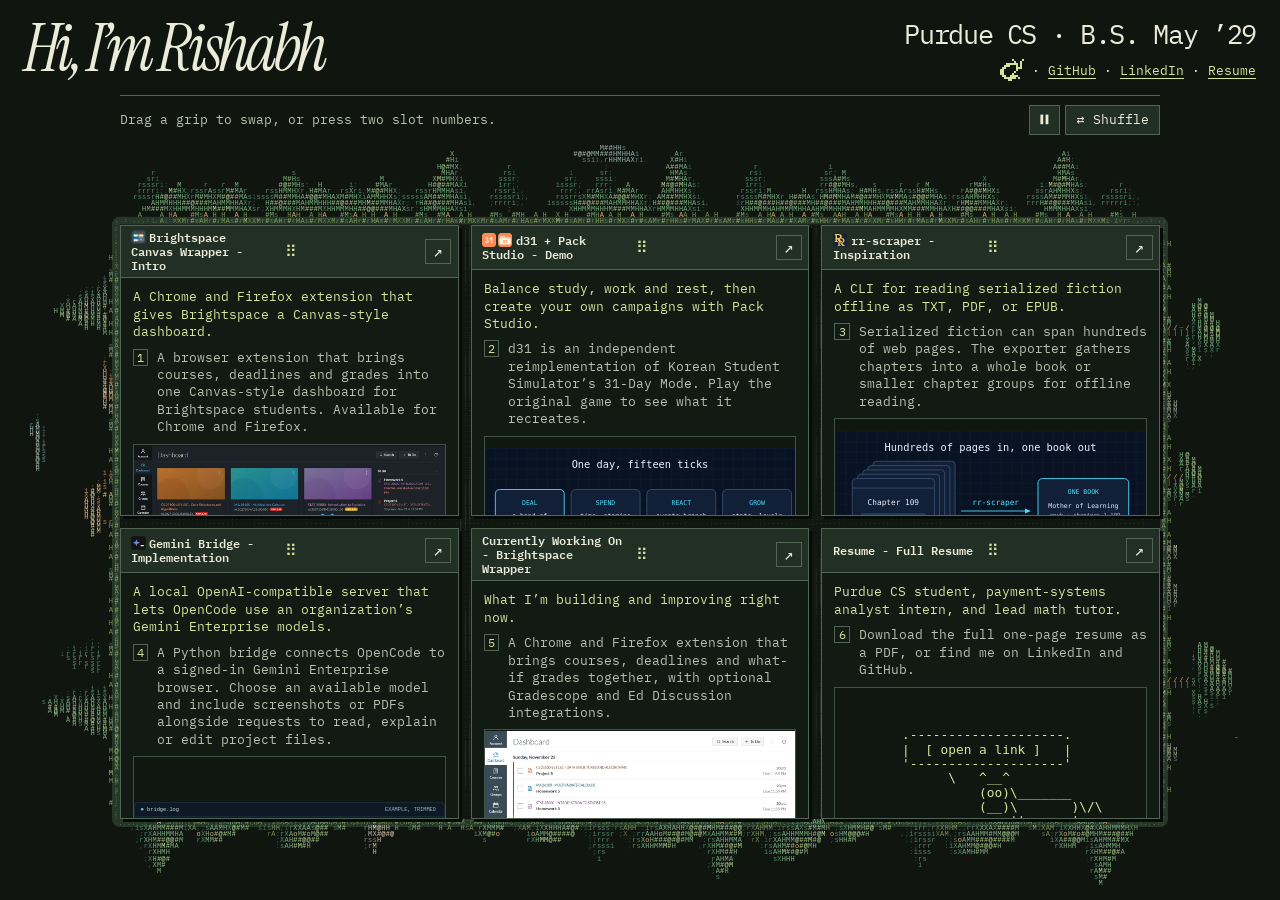
<file: index.html>
<!doctype html>
<html lang="en">
<head>
  <meta charset="utf-8">
  <meta name="viewport" content="width=device-width, initial-scale=1">
  <title>Rishabh Mohan</title>
  <meta name="description" content="Rishabh Mohan, Purdue CS · B.S. May ’29. Explore my projects in six movable windows.">
  <meta name="theme-color" content="#101510">
  <link rel="icon" href="favicon.svg" type="image/svg+xml">
  <meta property="og:type" content="website">
  <meta property="og:url" content="https://rishabh-mohan.github.io/">
  <meta property="og:title" content="Rishabh Mohan">
  <meta property="og:description" content="Purdue CS · B.S. May ’29. Explore my projects in six movable windows.">
  <meta property="og:image" content="https://rishabh-mohan.github.io/assets/og-image.jpg">
  <meta property="og:image:width" content="1200">
  <meta property="og:image:height" content="630">
  <meta property="og:image:alt" content="Rishabh Mohan’s portfolio: six project windows framed by an ASCII forest">
  <meta name="twitter:card" content="summary_large_image">
  <link rel="preload" href="assets/fonts/ibm-plex-mono-400.woff2" as="font" type="font/woff2" crossorigin>
  <link rel="preload" href="assets/fonts/instrument-serif-italic.woff2" as="font" type="font/woff2" crossorigin>
  <link rel="stylesheet" href="styles.css?v=reading1">
  <!-- The small-screen condition lives on the link, so ?view=krillion can switch the mobile page on at any size. -->
  <link rel="stylesheet" href="mobile.css?v=krill1" id="mobile-css" media="(max-width: 899px), (max-height: 639px), (max-aspect-ratio: 5/4)">
  <script>if (/[?&]view=krillion\b/.test(location.search)) { document.documentElement.classList.add('krill-view'); document.getElementById('mobile-css').media = 'all'; }</script>
  <!-- If the opening is about to play, hold the page at the top from the first frame, before dive.js loads. dive.js releases it. -->
  <script>(() => {
    try { history.scrollRestoration = 'manual'; } catch {}
    const html = document.documentElement;
    let seen = false; try { seen = sessionStorage.getItem('dove') === '1'; } catch {}
    const small = matchMedia('(max-width: 899px), (max-height: 639px), (max-aspect-ratio: 5/4)').matches;
    const still = matchMedia('(prefers-reduced-motion: reduce)').matches || /^#cam=/.test(location.hash);
    if (!still && (html.classList.contains('krill-view') || (small && !seen))) { html.classList.add('dive-lock'); scrollTo(0, 0); }
  })();</script>
  <script defer src="projects.js?v=reading3"></script>
  <script defer src="mobile-content.js?v=23ada5171386"></script>
  <script defer src="mobile.js?v=145531274a2d"></script>
  <script defer src="dive.js?v=dprcap1"></script>
  <script defer src="corner-art.js"></script>
  <script defer src="postmodern-eye.js"></script>
  <script defer src="postmodern-ships.js"></script>
  <script defer src="theme-icon.js"></script>
  <script defer src="desktop-content.js?v=reading1"></script>
  <script defer src="app.js?v=numpad1"></script>
</head>
<body>
  <canvas id="forest" aria-hidden="true"></canvas>
  <div class="shell">
    <header class="site-header">
      <h1>Hi, I’m <span class="name">Rishabh<span class="scarf" aria-hidden="true"></span></span></h1>
      <div class="header-details">
        <p class="school">Purdue CS · B.S. May ’29</p>
        <nav aria-label="Social links"><a class="krill-link" href="?view=krillion" title="View the Krillion page" aria-label="Krillion page"><svg viewBox="0 0 12 11" aria-hidden="true" focusable="false"><path d="M6 0h1v1H6zM11 0h1v1h-1zM7 1h1v1H7zM10 1h1v1h-1zM3 2h6v1H3zM10 2h1v1h-1zM2 3h3v1H2zM8 3h1v1H8zM10 3h1v1h-1zM1 4h2v1H1zM8 4h3v1H8zM0 5h2v1H0zM8 5h1v1H8zM0 6h2v1H0zM7 6h1v1H7zM0 7h2v1H0zM6 7h1v1H6zM1 8h2v1H1zM5 8h4v1H5zM2 9h6v1H2zM9 9h1v1H9zM4 10h2v1H4z"/></svg></a><span aria-hidden="true"> · </span><a href="https://github.com/rishabh-mohan">GitHub</a><span aria-hidden="true"> · </span><a href="https://www.linkedin.com/in/mohan-rishabh">LinkedIn</a><span aria-hidden="true"> · </span><a href="assets/Rishabh-Mohan-Resume.pdf">Resume</a></nav>
      </div>
    </header>
    <main id="main">
      <div class="toolbar">
        <p id="instructions">Drag a grip to swap, or press two slot numbers.</p>
        <div class="toolbar-actions">
          <button class="motion" id="motion" type="button" aria-pressed="false" aria-label="Pause background animation" title="Pause background animation">
            <svg class="icon-pause" viewBox="0 0 16 16" aria-hidden="true" focusable="false"><rect x="3" y="2" width="3.5" height="12"/><rect x="9.5" y="2" width="3.5" height="12"/></svg>
            <svg class="icon-play" viewBox="0 0 16 16" aria-hidden="true" focusable="false"><path d="M4 2l10 6-10 6z"/></svg>
          </button>
          <div class="shuffle-wrap">
            <button id="shuffle" type="button" aria-haspopup="menu" aria-expanded="false" aria-controls="theme-menu" title="Click to shuffle. Hold, right-click, or press Down to pick the next theme.">⇄ Shuffle</button>
            <ul id="theme-menu" role="menu" aria-label="Next theme" hidden></ul>
          </div>
        </div>
        <div class="eye-drop" aria-hidden="true">
          <canvas class="eye-assembly"></canvas>
        </div>
      </div>
      <div id="desk">
        <div id="grid" aria-label="Project windows"></div>
        <section id="expanded" aria-labelledby="expanded-title" hidden>
          <header class="window-bar">
            <h2 id="expanded-title"></h2>
            <button id="close" type="button" aria-label="Close expanded project">×</button>
          </header>
          <nav id="detail-nav" aria-label="Project sections"></nav>
          <div id="project-content"></div>
        </section>
      </div>
      <p id="status" class="visually-hidden" role="status"></p>
    </main>
    <p id="unsupported">The project grid needs a wider, taller browser window. A layout for smaller screens is coming.</p>
    <noscript>Enable JavaScript to explore the project windows.</noscript>
  </div>
  <!-- Small screens: shown instead of .shell by mobile.css. -->
  <div id="mobile">
    <section class="dive" aria-labelledby="dive-title">
      <canvas class="scene" aria-hidden="true"></canvas>
      <div class="world" aria-hidden="true"></div>
      <div class="chip" aria-hidden="true">“RISHABH MOHAN” <span>▼</span></div>
      <canvas class="fx" aria-hidden="true"></canvas>
      <div class="hud" aria-hidden="true">
        <div class="pod"><small>DEPTH</small><b class="depth">1,000m</b></div>
        <div class="hud-mid"><span class="dots"><i></i></span><small>PROMPT 1 OF 1</small></div>
        <div class="pod right"><small>SCORE</small><b class="score">100</b></div>
      </div>
      <button class="menu-btn" type="button" aria-expanded="false" aria-controls="dive-menu" aria-label="Menu"><i></i><i></i><i></i></button>
      <nav class="menu" id="dive-menu" aria-label="Sections" hidden>
        <a href="#m-projects">Top projects</a><a href="#m-resume">Resume</a>
        <button class="replay" type="button">↻ Dive again</button>
      </nav>
      <h1 id="dive-title" class="visually-hidden">Name a CS Student: Rishabh Mohan, the Krillion.</h1>
      <div class="card" aria-hidden="true">
        <p class="rnd">PROMPT 1 OF 1</p>
        <p class="prompt">Name a CS Student</p>
        <p class="hint">▼ the rarest answer sinks deepest ▼</p>
      </div>
      <div class="dock" aria-hidden="true">
        <span class="sonar"><span class="timer">25</span></span>
        <span class="input-col"><span class="answer"><span class="typed">Rishabh Mohan</span><span class="caret"></span><span class="placeholder">type one answer…</span></span><span class="fuse"></span></span>
        <span class="dive-btn">DIVE</span>
      </div>
      <div class="landed" aria-hidden="true">
        <span class="badge"></span>
        <p class="title">ONE IN A KRILLION</p>
        <p class="who">“Rishabh Mohan”</p>
        <p class="pts"><span>+100 PTS</span> · sink 1,000m</p>
        <p class="fact">Purdue CS · B.S. May ’29. Builds things.</p>
      </div>
      <span class="you" aria-hidden="true">YOU ◂</span>
      <a class="descend" href="#m-projects">DESCEND ▼</a>
      <p class="credit"><button class="replay" type="button">↻ dive again</button> · inspired by <a href="https://krillion.io/">krillion.io</a><span class="return-grid"> · <a href="./">return to gridworld</a></span></p>
      <div class="crt" aria-hidden="true"></div>
    </section>

    <p class="zone" aria-hidden="true"><b>200m</b> the project reef</p>
    <section id="m-projects" class="panel-section" aria-labelledby="m-projects-title">
      <header class="sec-head">
        <p class="kicker">ZONE 1 OF 3 · PROJECTS</p>
        <h2 id="m-projects-title">Top projects</h2>
        <p class="sec-hint">▼ the four I’d bring up first ▼</p>
      </header>
      <div class="project-list"></div>
    </section>

    <p class="zone" aria-hidden="true"><b>1,000m</b> the midnight zone</p>
    <section id="m-resume" class="panel-section" aria-labelledby="m-resume-title">
      <header class="sec-head">
        <p class="kicker">ZONE 2 OF 3 · RESUME</p>
        <h2 id="m-resume-title">Resume</h2>
        <p class="section-intro">Software, teaching, and the experience behind the work.</p>
        <a class="btn pink" href="assets/Rishabh-Mohan-Resume.pdf" download>Download PDF ▼</a>
      </header>
      <div class="resume"></div>
    </section>

    <!-- Blog hidden until the first post: remove both `hidden` attributes and restore the menu link. -->
    <p class="zone" aria-hidden="true" hidden><b>4,000m</b> the log book</p>
    <section id="m-blog" class="panel-section" aria-labelledby="m-blog-title" hidden>
      <header class="sec-head">
        <p class="kicker">ZONE 3 OF 3 · BLOG</p>
        <h2 id="m-blog-title">Blog</h2>
        <p class="section-intro">Notes beyond the finished projects.</p>
      </header>
      <div class="posts"></div>
    </section>

    <footer class="floor">
      <pre aria-hidden="true">  o        .        °
     .  ><(((°>      o
 _.,-'``-.,_,.-'``'-.,_.,-'``-.,_</pre>
      <p class="floor-note">the trench floor · 10,935m</p>
      <h2>Let’s connect</h2>
      <p class="body contact-intro">Have a question about my work, a collaboration in mind, or an opportunity to discuss? Find me on LinkedIn.</p>
      <nav class="contact-links" aria-label="Contact and more information">
        <a href="https://www.linkedin.com/in/mohan-rishabh"><span>Connect on LinkedIn</span><small>Start a conversation</small></a>
        <a href="assets/Rishabh-Mohan-Resume.pdf"><span>Read my resume</span><small>Experience and education · PDF</small></a>
        <a href="https://github.com/rishabh-mohan"><span>Explore GitHub</span><small>Source code and setup guides</small></a>
      </nav>
      <a class="surface" href="#dive-title">▲ back to the surface</a>
      <p class="floor-credit">Opening inspired by <a href="https://krillion.io/">krillion.io</a></p>
    </footer>
  </div>
</body>
</html>
</file>
<file: styles.css>
/* Self-hosted Latin subsets, licensed under the SIL OFL (see assets/fonts/licenses). */
@font-face { font-family: 'IBM Plex Mono'; src: url('assets/fonts/ibm-plex-mono-400.woff2') format('woff2'); font-weight: 400; font-display: swap; }
@font-face { font-family: 'IBM Plex Mono'; src: url('assets/fonts/ibm-plex-mono-600.woff2') format('woff2'); font-weight: 600; font-display: swap; }
@font-face { font-family: 'IBM Plex Mono'; src: url('assets/fonts/ibm-plex-mono-700.woff2') format('woff2'); font-weight: 700; font-display: swap; }
@font-face { font-family: 'Instrument Serif'; src: url('assets/fonts/instrument-serif-italic.woff2') format('woff2'); font-weight: 400; font-style: italic; font-display: swap; }
@font-face { font-family: 'Space Mono'; src: url('assets/fonts/space-mono-400.woff2') format('woff2'); font-weight: 400; font-display: swap; }
@font-face { font-family: 'Space Mono'; src: url('assets/fonts/space-mono-700.woff2') format('woff2'); font-weight: 700; font-display: swap; }
@font-face { font-family: 'Atkinson Hyperlegible Next'; src: url('assets/fonts/atkinson-hyperlegible-next.woff2') format('woff2'); font-weight: 200 800; font-display: swap; }
@font-face { font-family: 'Baskervville'; src: url('assets/fonts/baskervville-400.woff2') format('woff2'); font-weight: 400; font-display: swap; }
@font-face { font-family: 'Martian Mono'; src: url('assets/fonts/martian-mono.woff2') format('woff2'); font-weight: 100 800; font-display: swap; }
@font-face { font-family: 'Silkscreen'; src: url('assets/fonts/silkscreen-700.woff2') format('woff2'); font-weight: 700; font-display: swap; }
@font-face { font-family: 'Cascadia Mono'; src: url('assets/fonts/cascadia-mono-700.woff2') format('woff2'); font-weight: 700; font-display: swap; }
@font-face { font-family: 'Fraunces'; src: url('assets/fonts/fraunces-600.woff2') format('woff2'); font-weight: 600; font-display: swap; }

:root {
  color-scheme: dark;
  --bg: #101510;
  --pane: rgb(19 28 21 / 81%);
  --bar: #222f24;
  --edge: #526555;
  --text: #ebebda;
  --muted: #b6c1af;
  --accent: #d5e49d;
  --media: #101711;
  --media-edge: #415344;
  --body-font: 'IBM Plex Mono', 'Courier New', monospace;
  --title-font: 'Instrument Serif', Georgia, serif;
  --title-style: italic;
  font-family: var(--body-font);
  background: var(--bg);
  color: var(--text);
}
:root[data-theme="space"] {
  --bg: #100f20; --pane: #1b1930; --bar: #2a2744; --edge: #70678f;
  --text: #f0eaff; --muted: #cec5e2; --accent: #aeeafa; --media: #121022; --media-edge: #4c456a;
  --body-font: 'Space Mono', Consolas, monospace;
  --title-font: 'Space Mono', Consolas, monospace; --title-style: normal;
}
:root[data-theme="mountains"] {
  --bg: #161f29; --pane: #202e3b; --bar: #2f4250; --edge: #6c8495;
  --text: #f0f5f5; --muted: #c5d5de; --accent: #cdeaff; --media: #17242f; --media-edge: #4e6474;
  --body-font: 'Atkinson Hyperlegible Next', 'Segoe UI', sans-serif;
  --title-font: 'Baskervville', Cambria, serif; --title-style: normal;
}
:root[data-theme="postmodern"] {
  --bg: #160709;
  --pane: #21090d;
  --bar: #3a0c13;
  --edge: #bb3e41;
  --text: #ffe9e5;
  --muted: #e5ada8;
  --accent: #ff594f;
  --media: #1a070a;
  --media-edge: #69212a;
  --body-font: 'Martian Mono', Consolas, monospace;
  --display-mono: 'Silkscreen', 'Cascadia Mono', Consolas, monospace;
  --utility-mono: 'Cascadia Mono', Consolas, monospace;
  --title-font: var(--display-mono);
  --title-style: normal;
}
:root[data-theme="snowdrift"] {
  /* Opaque panes keep the falling snow behind the windows, never over the text. */
  --bg: #0f1720; --pane: #16202c; --bar: #22324a; --edge: #6f87a3;
  --text: #f2f7fc; --muted: #c3d2e0; --accent: #bfe6ff; --media: #121c27; --media-edge: #49607a;
  --body-font: 'IBM Plex Mono', 'Courier New', monospace;
  --title-font: 'Fraunces', Georgia, serif; --title-style: normal;
}
/* Fraunces is a soft display serif; it reads best a little heavier and less tightly tracked. */
[data-theme="snowdrift"] .site-header h1 { font-weight: 600; letter-spacing: -.035em; }
/* The scarf sits on the lower edge of the name and stays out of layout, so the header height never changes. */
.name { position: relative; display: inline-block; }
.scarf { display: none; }
/* The scarf canvas hangs off the name, above the toolbar, so its front end can droop over the instructions. */
[data-theme="snowdrift"] .scarf { display: block; position: absolute; left: 0; top: 0; width: 0; height: 0; z-index: 5; pointer-events: none; user-select: none; }
.scarf canvas { position: absolute; display: block; }
* { box-sizing: border-box; }
html, body { height: 100%; overflow: hidden; }
body { margin: 0; }
[hidden] { display: none !important; }
a { color: var(--accent); text-underline-offset: .2em; }
button, input, select { font: inherit; }
button {
  border: 1px solid var(--edge);
  background: var(--bar);
  color: var(--text);
  padding: .35rem .65rem;
  cursor: pointer;
}
button:hover, button[aria-pressed="true"] { color: var(--accent); border-color: var(--accent); }
button:disabled { cursor: wait; opacity: .65; }
:focus-visible { outline: 2px solid var(--accent); outline-offset: 3px; }
.shell { width: min(100% - 3rem, 104rem); height: 100dvh; margin: 0 auto; position: relative; display: flex; flex-direction: column; }
.site-header { flex: none; padding: 1rem 0 .65rem; display: flex; justify-content: space-between; align-items: start; gap: 1rem; }
.header-details { text-align: right; flex: 0 0 auto; }
.site-header h1 {
  font-family: var(--title-font);
  font-style: var(--title-style);
  font-size: clamp(3rem, 5.1vw, 5.25rem);
  line-height: .98;
  font-weight: 400;
  letter-spacing: -.06em;
  margin: 0 0 .28rem;
}
.school { font-size: clamp(1.3rem, 2.1vw, 2.15rem); letter-spacing: -.05em; margin: 0 0 .5rem; }
nav, .toolbar, .motion { font-size: .82rem; }
.toolbar { flex: none; position: relative; display: flex; justify-content: space-between; align-items: center; gap: 1rem; border-top: 1px solid transparent; padding: .55rem 0; color: var(--muted); }
.toolbar::before, .toolbar::after {
  content: '';
  position: absolute;
  top: -1px;
  width: 50%;
  height: 1px;
  background: var(--edge);
  pointer-events: none;
}
.toolbar::before { left: 0; }
.toolbar::after { right: 0; }
[data-theme="postmodern"] .toolbar::before { width: calc(var(--eye-anchor, 50%) - 5.75rem); }
[data-theme="postmodern"] .toolbar::after { width: calc(100% - var(--eye-anchor, 50%) - 5.75rem); }
[data-theme="postmodern"] :is(.site-header, .toolbar, .motion, #unsupported, noscript) {
  font-family: var(--utility-mono);
  font-weight: 700;
  text-transform: uppercase;
}
[data-theme="postmodern"] :is(.school, .site-header nav, #shuffle, .motion) {
  font-family: var(--display-mono);
}
[data-theme="postmodern"] .site-header h1 {
  color: var(--accent);
  font-size: clamp(1.65rem, 4.4vw, 4rem);
  font-weight: 700;
  letter-spacing: -.04em;
}
[data-theme="postmodern"] .school {
  font-size: clamp(1rem, 1.65vw, 1.6rem);
  letter-spacing: -.035em;
}
[data-theme="postmodern"] :is(.site-header nav, #shuffle, .motion) {
  font-size: .75rem;
  text-transform: uppercase;
}
[data-theme="postmodern"] .window,
[data-theme="postmodern"] #expanded { box-shadow: none; }
.eye-drop {
  position: absolute;
  top: calc(-1 * var(--eye-rise, 0px));
  left: var(--eye-anchor, 50%);
  z-index: 2;
  width: 184px;
  height: calc(var(--eye-rise, 0px) + 103px);
  transform: translateX(-50%);
  overflow: hidden;
  pointer-events: none;
  visibility: hidden;
}
[data-theme="postmodern"] .eye-drop { visibility: visible; }
.eye-assembly { display: block; width: 100%; height: 100%; }
.toolbar p { margin: 0; }
#main { --scenery-side: clamp(55px, 7.5vw, 124px); --scenery-end: clamp(56px, 9vh, 96px); padding-inline: var(--scenery-side); flex: 1; min-height: 0; display: flex; flex-direction: column; }
#desk { position: relative; flex: 1; min-height: 0; margin-block: var(--scenery-end); }
#desk:has(#expanded:not([hidden])) #grid { visibility: hidden; }
#grid { display: grid; grid-template-columns: repeat(3, minmax(0, 1fr)); grid-template-rows: repeat(2, minmax(0, 1fr)); gap: .75rem; height: 100%; }
.window, #expanded { border: 1px solid var(--edge); background: var(--pane); box-shadow: 3px 3px 0 #070b08; min-width: 0; }
.window { display: flex; flex-direction: column; overflow: hidden; }
.window.selected, .window.destination { border-color: var(--accent); box-shadow: inset 0 0 0 1px var(--accent); }
.window-bar { min-height: 2.25rem; display: grid; grid-template-columns: 1fr auto 1fr; align-items: center; padding: .25rem .4rem .25rem .65rem; gap: .35rem; background: var(--bar); border-bottom: 1px solid var(--edge); }
.window-bar h2 { font-size: .78rem; margin: 0; font-weight: 600; grid-column: 1 / 3; grid-row: 1; }
.window .window-bar { flex: none; min-height: 2.75rem; grid-template-columns: minmax(0, 1fr) auto minmax(0, 1fr); }
.window .window-bar h2 { grid-column: 1; line-height: 1.15; overflow-wrap: anywhere; }
.window-bar button { grid-column: 3; grid-row: 1; justify-self: end; padding: 0; width: 1.65rem; height: 1.55rem; font-size: 1rem; z-index: 1; }
/* Title row: project icons, then the title text. */
/* Block with inline children: the icon only takes room on the first line, so titles wrap as they did before icons. */
/* Sized in the title's own font: icons are exactly one line tall, so bars stay the same height. */
.window-title { grid-column: 1; grid-row: 1; display: block; min-width: 0; font-size: .78rem; line-height: 1.15; }
#expanded .window-title { grid-column: 1 / 3; font-size: 1rem; }
.window-title h2, #expanded .window-title h2 { display: inline; font-size: inherit; line-height: inherit; }
.title-icons { display: inline-flex; gap: .1em; margin-right: .3em; vertical-align: top; }
.title-icons:empty { display: none; }
.title-icon { display: block; width: 1.15em; height: 1.15em; object-fit: contain; }
.grip { grid-column: 2; grid-row: 1; justify-self: center; z-index: 1; cursor: grab; color: var(--accent); padding: .35rem .45rem; line-height: 1; user-select: none; }
.grip:active { cursor: grabbing; }
.grip { touch-action: none; }
/* A window being dragged floats above the grid; its cell stays empty until it lands. */
.window.lifted { position: relative; z-index: 4; border-color: var(--accent); box-shadow: 9px 11px 0 rgb(0 0 0 / 45%); }
html.dragging, html.dragging * { cursor: grabbing !important; user-select: none; }
.preview {
  min-height: 0;
  flex: 1;
  padding: .66rem .75rem;
  overflow: auto;
  overflow-anchor: none;
  overscroll-behavior: contain;
  scrollbar-color: var(--edge) transparent;
  scrollbar-width: thin;
}
.preview:focus-visible { outline-offset: -2px; }
.preview-details { margin-top: .5rem; font-size: .79rem; }
.preview-details .visual, .preview-details .art { height: clamp(9rem, 22vh, 15rem); }
.preview-details h3 { font-size: inherit; margin: .7rem 0 .25rem; }
.preview-details ul { padding-inline-start: 1.2rem; }
.preview p { margin: 0; color: var(--muted); font-size: .79rem; line-height: 1.38; }
.preview p.tagline { color: var(--accent); margin: 0 0 .5rem; }
.art a { color: inherit; text-decoration: none; }
.art a:hover { color: var(--text); }
.caption { display: flex; align-items: baseline; gap: .55rem; }
.slot { color: var(--accent); font-size: .72rem; border: 1px solid var(--edge); padding: 0 .2rem; }
.visual, .art { min-height: 0; overflow: hidden; border: 1px solid var(--media-edge); background: var(--media); display: grid; place-items: center; margin: 0; }
.visual img { display: block; width: 100%; height: 100%; min-height: 0; object-fit: contain; }
.visual.screenshot-strip { grid-template-columns: repeat(3, minmax(0, 1fr)); gap: 4px; }
.visual.screenshot-strip img { min-width: 0; object-fit: cover; object-position: top; }
.art { width: 100%; font-size: clamp(.65rem, 1vw, 1.05rem); line-height: 1.12; color: var(--accent); white-space: pre; }
.window[draggable="false"] { user-select: auto; }
#expanded { position: absolute; inset: 0; z-index: 3; display: flex; flex-direction: column; overflow: hidden; }
#expanded .window-bar h2 { font-size: 1rem; }
#detail-nav { display: flex; flex-wrap: wrap; gap: .35rem; padding: .55rem .8rem; border-bottom: 1px solid var(--edge); }
#detail-nav button { padding: .25rem .45rem; }
#project-content { overflow: auto; padding: 1rem clamp(1rem, 4vw, 3rem) 2rem; }
#project-content section { margin: 0 auto; max-width: 56rem; padding: 1rem 0; border-bottom: 1px solid var(--edge); }
#project-content h3 { margin: 0 0 .6rem; color: var(--accent); font-size: 1.05rem; }
#project-content p { line-height: 1.6; margin: 0 0 .75rem; }
#project-content .visual, #project-content .art { min-height: 7rem; margin-bottom: .8rem; }
#project-content .visual img { max-height: 20rem; }
#project-content .art { padding: 1rem; }
.demo { border: 1px solid var(--edge); padding: .85rem; margin-top: .8rem; }
.demo label { display: inline-flex; align-items: center; gap: .4rem; margin: .25rem .7rem .4rem 0; }
.demo input { width: 5rem; }
.demo output { display: block; color: var(--accent); margin-top: .45rem; }
.demo button { margin: .2rem .45rem .2rem 0; }
/* Live demo frame (Brightspace wrapper). */
.visual.embed { position: relative; display: block; padding: 0; }
.visual.embed iframe { display: block; width: 100%; height: 100%; border: 0; background: #1f2933; }
.embed-open { position: absolute; right: .4rem; bottom: .4rem; padding: .15rem .45rem; font-size: .75rem; background: var(--bar); border: 1px solid var(--edge); text-decoration: none; }
.preview-details .visual.embed { height: clamp(16rem, 44vh, 30rem); }
#project-content .visual.embed { height: min(70vh, 42rem); }
/* Section depth from desktop-content.js. */
.blocks { display: grid; gap: .7rem; margin-top: .8rem; }
.blocks > *, .blocks figure { margin: 0; }
.preview .blocks p, #project-content .blocks p { margin: 0; color: var(--muted); }
.block-h { margin: .25rem 0 -.3rem; font-size: .84em; font-weight: 600; color: var(--accent); }
.block-fig, .block-code { border: 1px solid var(--media-edge); background: var(--media); min-width: 0; }
.block-fig img { display: block; width: auto; max-width: 100%; height: auto; max-height: 16rem; margin: 0 auto; }
.block-fig figcaption, .block-code figcaption { padding: .3rem .55rem; font-size: .9em; line-height: 1.35; color: var(--muted); }
.block-fig figcaption { border-top: 1px solid var(--media-edge); }
.block-code figcaption { border-bottom: 1px solid var(--media-edge); }
.block-code pre { margin: 0; padding: .55rem .65rem; overflow-x: auto; font: .92em/1.45 ui-monospace, 'Cascadia Mono', Consolas, monospace; color: var(--text); white-space: pre; scrollbar-width: thin; scrollbar-color: var(--edge) transparent; }
.block-list, .block-steps { margin: 0; padding-inline-start: 1.25rem; display: grid; gap: .32rem; color: var(--muted); line-height: 1.42; }
.block-steps b { color: var(--text); font-weight: 600; }
.block-stats { list-style: none; margin: 0; padding: 0; display: grid; grid-template-columns: repeat(auto-fit, minmax(6.5rem, 1fr)); gap: .4rem; }
.block-stats li { border: 1px solid var(--edge); background: var(--media); padding: .45rem .55rem; }
.block-stats b { display: block; font-size: 1.35em; line-height: 1.1; color: var(--accent); }
.block-stats span { display: block; margin-top: .2rem; font-size: .9em; line-height: 1.3; color: var(--muted); }
.block-tags { list-style: none; margin: 0; padding: 0; display: flex; flex-wrap: wrap; gap: .3rem; }
.block-tags li { border: 1px solid var(--edge); padding: .05rem .4rem; font-size: .9em; color: var(--text); }
#project-content .blocks { font-size: .92rem; gap: .9rem; }
#project-content .block-fig img { max-height: 28rem; }
/* rr-scraper's Currently Reading: a small cover to the left of each title, both linking to Goodreads. */
.reading-list { list-style: none; margin: .35rem 0 0; padding: 0; display: grid; gap: .5rem; }
.reading-list a { display: grid; grid-template-columns: 24px minmax(0, 1fr); column-gap: .6rem; align-items: center; text-decoration: none; }
.reading-list img { grid-row: span 2; display: block; width: 24px; height: 36px; object-fit: cover; border: 1px solid var(--media-edge); }
.reading-list .book-title { text-decoration: underline; line-height: 1.3; }
.reading-list .book-author { color: var(--muted); font-size: .85em; }
.cursor::after { content: '▌'; color: var(--accent); }
#forest { pointer-events: none; position: fixed; inset: 0; width: 100%; height: 100%; }
/* An icon-only toggle keeps the pair narrow enough to stay clear of the postmodern eye. */
.toolbar-actions { display: flex; align-items: stretch; gap: .35rem; flex: none; }
.motion { display: inline-grid; place-items: center; padding: 0 .5rem; }
.motion svg { width: .8rem; height: .8rem; fill: currentColor; }
.motion[aria-pressed="true"] .icon-pause, .motion:not([aria-pressed="true"]) .icon-play { display: none; }
/* Holding Shuffle fills a thin bar, then opens the theme menu. */
.shuffle-wrap { position: relative; display: flex; }
#shuffle { position: relative; touch-action: manipulation; -webkit-touch-callout: none; user-select: none; }
#shuffle::after { content: ''; position: absolute; left: 0; bottom: 0; height: 2px; width: 0; background: var(--accent); }
#shuffle.holding::after { width: 100%; transition: width 450ms linear; }
#theme-menu { position: absolute; top: calc(100% + .3rem); right: 0; z-index: 6; min-width: 100%; margin: 0; padding: .25rem; list-style: none; background: var(--bar); border: 1px solid var(--edge); box-shadow: 3px 3px 0 #070b08; }
#theme-menu button { display: block; width: 100%; text-align: left; border: 0; background: none; padding: .3rem .6rem; white-space: nowrap; }
#theme-menu button:hover, #theme-menu button:focus-visible { color: var(--accent); background: var(--media); outline-offset: -2px; }
#theme-menu button[aria-disabled="true"] { color: var(--muted); cursor: default; }
#theme-menu button[aria-checked="true"]::after { content: ' ✓'; }
@media (prefers-reduced-motion: no-preference) {
  .toolbar::before, .toolbar::after { transition: width 280ms ease, background-color 330ms ease; }
  [data-theme="postmodern"] .eye-assembly { animation: lower-eye 900ms .14s both cubic-bezier(.25,.75,.4,1.06); }
  :root, .window, #expanded, .window-bar, .visual, .art, button, a, .preview p {
    transition: background-color 330ms ease, color 330ms ease, border-color 330ms ease;
  }
}
@keyframes lower-eye {
  from { transform: translateY(-100%); }
  to { transform: translateY(0); }
}
#unsupported { display: none; max-width: 45ch; line-height: 1.6; color: var(--muted); }
/* The mobile page; mobile.css shows it on small screens and in the krill view. */
#mobile { display: none; }
/* Krill view (?view=krillion): the mobile page on a desktop-sized screen. */
html.krill-view, html.krill-view body { height: auto; overflow: visible; }
html.krill-view #forest { display: none; }
.krill-link { display: inline-block; line-height: 0; vertical-align: -6px; }
.krill-link svg { width: 24px; height: 22px; fill: currentColor; shape-rendering: crispEdges; }
.return-grid { display: none; }
@media (min-width: 900px) and (min-height: 640px) and (min-aspect-ratio: 5/4) {
  html.krill-view .return-grid { display: inline; }
}
.visually-hidden { position: absolute; width: 1px; height: 1px; padding: 0; margin: -1px; overflow: hidden; clip-path: inset(50%); white-space: nowrap; }
@media (max-width: 899px), (max-height: 639px), (max-aspect-ratio: 5/4) {
  #main { display: none; }
  #unsupported { display: block; }
  .motion { display: none; }
  html, body { height: auto; overflow: visible; }
  .shell { width: calc(100% - 2.5rem); height: auto; display: block; padding-top: 0; }
  #forest { display: none; }
  .site-header h1 { font-size: clamp(1.9rem, 6vw, 3.8rem); }
  .school { font-size: clamp(.8rem, 2.5vw, 1.3rem); }
}
</file>
<file: mobile.css>
/* Small-screen site. Uses the same breakpoint styles.css uses to hide the desktop grid. */
@font-face { font-family: "VT323"; src: url("assets/fonts/vt323-400.woff2") format("woff2"); font-display: swap; }

/* Loaded only on small screens (media attribute in index.html), or anywhere with ?view=krillion. */
  :root {
    --m-bg: #050a14; --m-panel: #0d1830; --m-panel2: #10203d;
    --m-text: #e8f1ff; --m-muted: #7d93b8; --m-muted2: #a8bad2;
    --m-cyan: #4de3ff; --m-pink: #ff5d8f; --m-gold: #ffd166; --m-gold2: #ffe9a8;
    --m-pop: cubic-bezier(.2, 1.6, .4, 1); --m-over: cubic-bezier(.34, 1.56, .64, 1); --m-smooth: cubic-bezier(.65, 0, .35, 1); --m-fast: cubic-bezier(.22, 1, .36, 1);
    /* Pixel-notched corners used on every panel. */
    --m-notch: polygon(0 10px, 5px 10px, 5px 5px, 10px 5px, 10px 0, calc(100% - 10px) 0, calc(100% - 10px) 5px, calc(100% - 5px) 5px, calc(100% - 5px) 10px, 100% 10px, 100% calc(100% - 10px), calc(100% - 5px) calc(100% - 10px), calc(100% - 5px) calc(100% - 5px), calc(100% - 10px) calc(100% - 5px), calc(100% - 10px) 100%, 10px 100%, 10px calc(100% - 5px), 5px calc(100% - 5px), 5px calc(100% - 10px), 0 calc(100% - 10px));
  }
  body { background: var(--m-bg); color: var(--m-text); }
  .shell { display: none; }
  #mobile {
    display: block; min-height: 100dvh; font: 20px/1.35 "VT323", ui-monospace, monospace; color: var(--m-text);
    background: linear-gradient(var(--m-bg), #02050b);
  }
  /* Marine snow drifting down behind everything below the opening. */
  #mobile::before {
    content: ""; position: fixed; inset: 0; pointer-events: none;
    background-image:
      radial-gradient(circle at 20% 30%, rgba(200,220,255,.4) 1px, transparent 1.6px),
      radial-gradient(circle at 70% 60%, rgba(200,220,255,.25) 1.2px, transparent 2px),
      radial-gradient(circle at 45% 80%, rgba(77,227,255,.25) 1px, transparent 1.6px);
    background-size: 180px 220px, 240px 300px, 140px 160px;
    animation: m-snow 60s linear infinite;
  }
  #mobile > * { position: relative; z-index: 1; }
  #mobile a { color: var(--m-cyan); }
  #mobile a:focus-visible { outline: 2px solid var(--m-pink); outline-offset: 3px; }
  #mobile h2 { font: inherit; font-size: 34px; letter-spacing: .04em; margin: 0 0 14px; color: var(--m-text); text-shadow: 0 0 14px rgba(77,227,255,.35); }
  #mobile section:not(.dive) { width: min(100% - 32px, 560px); margin: 0 auto 28px; }
  #mobile .dive p { margin: 0; }

  /* ---------- Opening: Name a CS Student ---------- */
  /* --dive-h is the visible height (set by dive.js), so the opening fills the screen with or without the browser bar. */
  html.dive-lock, html.dive-lock body { overflow: hidden; overscroll-behavior: none; touch-action: none; }
  .dive { height: var(--dive-h, 100dvh); overflow: hidden; background: linear-gradient(#123d66, #050a14); }
  .dive::after { content: ""; position: absolute; inset: 0; z-index: 6; background: #ffe58a; opacity: 0; pointer-events: none; mix-blend-mode: overlay; }
  .crt { position: absolute; inset: 0; z-index: 5; pointer-events: none;
    background: repeating-linear-gradient(0deg, rgba(0,0,0,.2) 0 1px, transparent 1px 3px), radial-gradient(at 50% 45%, transparent 55%, rgba(2,4,10,.75)); }
  .fx { position: absolute; inset: 0; width: 100%; height: 100%; z-index: 3; pointer-events: none; }
  .scene { position: absolute; inset: 0; width: 100%; height: 100%; z-index: 0; }
  .world { position: absolute; left: 0; right: 0; top: 0; z-index: 1; pointer-events: none; will-change: transform; }
  .mark { position: absolute; right: 16px; transform: translateY(-50%); font-size: 12px; color: var(--m-muted); opacity: .75; }
  .note { position: absolute; transform: translateY(-50%); font-size: 13px; letter-spacing: 1px; color: var(--m-muted); opacity: 0; transition: opacity .5s; white-space: nowrap; }
  .note.left { left: 8px; }
  .note.right { right: 52px; }
  .note.big { color: var(--m-cyan); letter-spacing: 3px; text-shadow: 0 0 8px rgba(77,227,255,.5); }
  .tier { position: absolute; left: 0; right: 30px; border-top: 2px dashed rgba(232,241,255,.35); opacity: 0; transition: opacity .4s; }
  .tier span { position: absolute; right: 4px; bottom: 3px; font-size: 13px; letter-spacing: 2px; color: rgba(232,241,255,.5); }
  .tier.lit { border-color: var(--c); filter: drop-shadow(0 0 4px var(--c)); animation: m-line-flash .6s ease-out; }
  .tier.lit span { color: var(--c); }
  .dive.chip-in .tier, .dive.chip-in .note { opacity: 1; }

  /* HUD */
  .hud { position: absolute; top: 8px; left: 10px; right: 10px; z-index: 4; display: flex; justify-content: space-between; align-items: flex-start; }
  .pod { min-width: 76px; padding: 6px 12px 7px; clip-path: var(--m-notch); background: linear-gradient(#17253f, #101b30); box-shadow: inset 0 2px 0 rgba(232,241,255,.06); }
  .pod.right { text-align: right; }
  .hud small { display: block; font-size: 11px; letter-spacing: 3px; color: var(--m-muted); line-height: 1; }
  .hud b { display: inline-block; font-weight: normal; font-size: 25px; line-height: 1; margin-top: 4px; }
  .hud .depth { color: var(--m-cyan); text-shadow: 0 0 12px rgba(77,227,255,.55); }
  .hud .score { color: var(--m-pink); text-shadow: 0 0 12px rgba(255,93,143,.5); }
  .hud-mid { padding-top: 8px; text-align: center; }
  .dots { display: flex; justify-content: center; gap: 4px; margin-bottom: 6px; }
  .dots i { width: 12px; height: 12px; background: var(--m-gold); box-shadow: 0 0 0 2px #060d1a, 0 0 10px rgba(255,209,102,.7); }
  .dive.playing .dots i { background: var(--m-pink); box-shadow: 0 0 0 2px #060d1a, 0 0 10px rgba(255,93,143,.85); animation: m-dot 1.4s var(--m-smooth) infinite; }
  .menu-btn { position: absolute; z-index: 4; top: 70px; left: 8px; width: 38px; height: 30px; padding: 6px 8px; display: grid; gap: 3px; align-content: center; background: rgba(23,37,63,.75); border: 2px solid #0a1424; cursor: pointer; }
  .menu-btn i { display: block; height: 3px; background: var(--m-muted2); }
  .menu-btn:focus-visible, .menu a:focus-visible, .menu button:focus-visible { outline: 2px solid var(--m-pink); outline-offset: 2px; }
  .menu { position: absolute; z-index: 7; top: 106px; left: 8px; display: grid; min-width: 170px; padding: 6px; background: #101b30; clip-path: var(--m-notch); box-shadow: inset 0 0 0 2px #1b3050; }
  .menu[hidden] { display: none; }
  .menu a, .menu button { font: inherit; font-size: 20px; text-align: left; color: var(--m-text) !important; text-decoration: none; background: none; border: 0; padding: 8px 10px; cursor: pointer; }

  /* Prompt card and answer dock (only while the opening plays) */
  .card, .dock, .chip { display: none; }
  .card {
    position: absolute; z-index: 3; top: 164px; left: 12px; right: 62px; max-width: 520px; padding: 16px 18px 16px;
    clip-path: var(--m-notch); background: rgba(16,29,51,.94);
    box-shadow: inset 0 0 0 3px rgba(77,227,255,.18), inset 0 -5px 0 rgba(0,0,0,.35), inset 0 0 34px rgba(5,10,20,.6);
  }
  .card::after { content: ""; position: absolute; inset: 0; opacity: .05; pointer-events: none; background: repeating-linear-gradient(0deg, transparent 0 2px, var(--m-text) 2px 3px); }
  .rnd { color: var(--m-pink); font-size: 14px; letter-spacing: 4px; }
  /* Shrinks slightly below ~326px wide so "Name a CS Student" stays on one line. */
  .prompt { font-size: min(31px, 9.5vw); line-height: 1.05; margin: 8px 0 10px !important; text-shadow: 0 0 10px rgba(232,241,255,.3); }
  .hint { font-size: 14px; letter-spacing: 2px; color: var(--m-muted); }
  .dock { position: absolute; z-index: 3; left: 8px; right: 8px; bottom: 22px; gap: 10px; align-items: center; }
  .sonar {
    position: relative; flex: none; width: 60px; height: 60px; border-radius: 50%; display: grid; place-items: center; overflow: hidden;
    background: radial-gradient(#0e2440, #050a14 72%);
    box-shadow: inset 0 0 0 2px rgba(77,227,255,.3), inset 0 0 0 9px rgba(5,10,20,.85), inset 0 0 0 10px rgba(77,227,255,.22), inset 0 0 16px rgba(77,227,255,.25);
  }
  .sonar::before { content: ""; position: absolute; left: 50%; top: 50%; width: 42%; height: 2px; margin-top: -1px; transform-origin: left center; background: linear-gradient(90deg, rgba(77,227,255,.9), transparent); box-shadow: 0 0 8px rgba(77,227,255,.8); animation: m-spin 2.4s linear infinite; }
  .timer { position: relative; color: var(--m-cyan); font-size: 24px; text-shadow: 0 0 10px rgba(77,227,255,.7); }
  .input-col { flex: 1; min-width: 0; }
  /* One flex row centred the same way whether empty or typing, so the text and caret never jump. */
  .answer { display: flex; align-items: center; height: 53px; box-sizing: border-box; padding: 3px 10px 0; font-size: 22px; line-height: 1; letter-spacing: .88px; white-space: nowrap; overflow: hidden; background: rgba(11,21,38,.92); border: 2px solid rgba(77,227,255,.65); }
  .typed { white-space: pre; }
  .caret { flex: none; display: inline-block; width: 2px; height: 1em; margin-left: 1px; vertical-align: -.15em; background: var(--m-pink); animation: m-blink 1s steps(1) infinite; }
  .placeholder { display: none; min-width: 0; overflow: hidden; text-overflow: ellipsis; color: rgba(125,147,184,.75); }
  .answer.blank .placeholder { display: inline; }
  .answer.blank .caret { margin: 0 2px 0 0; }
  .fuse { display: block; height: 5px; margin-top: 4px; background: var(--m-cyan); box-shadow: 0 0 8px rgba(77,227,255,.6); transform-origin: left; animation: m-fuse 25s linear both; }
  .dive-btn { flex: none; padding: 13px 16px 11px; font-size: 21px; letter-spacing: 2.52px; color: var(--m-bg); background: var(--m-pink); box-shadow: 0 0 0 2px #050a14, 0 3px 0 2px #7d1d3c, 0 0 16px rgba(255,93,143,.45); transition: transform 80ms, box-shadow 80ms, background-color .3s, color .3s, opacity .3s; }
  .dock:has(.answer.blank) .dive-btn { opacity: .55; box-shadow: 0 0 0 2px #050a14, 0 3px 0 2px #4a1426; }
  .dive-btn.press { transform: translateY(3px); box-shadow: 0 0 0 2px #050a14, 0 0 0 2px #7d1d3c, 0 0 26px rgba(255,93,143,.8); }
  .dive-btn.spent { background: #7a2c4a; color: transparent; box-shadow: 0 0 0 2px #050a14, 0 3px 0 2px #3d1222; }
  .chip {
    position: absolute; z-index: 3; top: 44%; left: 50%; padding: 8px 14px 6px; font-size: 22px; letter-spacing: 2px; white-space: nowrap; color: var(--m-gold);
    background: rgba(16,29,51,.94); clip-path: var(--m-notch); text-shadow: 0 0 10px rgba(255,209,102,.7); box-shadow: inset 0 0 0 2px #1b3050, inset 0 -4px 0 rgba(0,0,0,.35);
  }
  .chip span { color: var(--m-gold); font-size: 16px; }

  /* Result */
  /* The badge is 40px taller than before (curled krill), so the banner starts 40px higher and the title stays put. */
  .landed { position: absolute; z-index: 3; top: calc(44% - 152px); left: 0; right: 0; margin: 0 auto; width: min(100% - 32px, 420px); text-align: center; }
  .landed::before { content: ""; position: absolute; z-index: -1; left: 50%; top: -34px; width: 130px; height: 130px; margin-left: -65px; background: radial-gradient(closest-side, rgba(255,209,102,.45), transparent); animation: m-breathe 2.6s var(--m-smooth) infinite; }
  .badge { display: inline-block; margin-bottom: 12px; white-space: pre; text-align: left; font: 600 13px/1.05 "IBM Plex Mono", ui-monospace, monospace; text-shadow: 0 0 10px rgba(255,209,102,.55); animation: m-bob 2.6s ease-in-out infinite; }
  .title { font-size: 33px; letter-spacing: 3px; color: var(--m-gold); text-shadow: 0 0 22px rgba(255,209,102,.8), 0 3px 0 #000; }
  .who { font-size: 19px; margin: 6px 0 10px !important; }
  .pts { font-size: 22px; }
  .pts span { color: var(--m-gold); }
  .fact { font-size: 14px; letter-spacing: 1px; color: var(--m-muted); margin-top: 8px !important; }
  .you { position: absolute; z-index: 3; top: calc(44% - 8px); right: 4px; font-size: 12px; color: var(--m-pink); letter-spacing: 1px; }
  .you::after { content: ""; display: inline-block; width: 8px; margin-left: 2px; border-top: 2px solid var(--m-pink); vertical-align: middle; }
  .descend {
    position: absolute; z-index: 3; left: 0; right: 0; bottom: 70px; width: max-content; margin: 0 auto; padding: 12px 26px 10px;
    font-size: 22px; letter-spacing: 3.08px; text-decoration: none; color: var(--m-text) !important; background: #101d33;
    box-shadow: 0 0 0 3px #050a14, 0 0 0 6px var(--m-pink), 0 5px 0 6px #123048, 0 0 24px 6px rgba(255,93,143,.35);
  }
  .credit { position: absolute; z-index: 3; left: 0; right: 0; bottom: 18px; text-align: center; font-size: 15px; color: var(--m-muted); }
  .replay { font: inherit; color: var(--m-cyan); background: none; border: 0; padding: 6px 4px; cursor: pointer; text-decoration: underline; }
  .replay:focus-visible { outline: 2px solid var(--m-pink); outline-offset: 2px; }

  /* Playthrough states. Without JS or with reduced motion only the final state shows. */
  .dive.playing .card { display: block; animation: m-card-in 700ms 450ms var(--m-pop) both; }
  .dive.playing .dock { display: flex; animation: m-rise-in 500ms 600ms var(--m-over) both; }
  .dive.playing .landed, .dive.playing .descend, .dive.playing .credit, .dive.playing .you { visibility: hidden; }
  .dive.zap::after { animation: m-flash 500ms ease-out; }
  .dive.zap .crt { animation: m-zap 280ms steps(3); }
  .dive.chip-in .chip { display: block; animation: m-chip-in 450ms var(--m-pop) both, m-rock 1.6s 450ms ease-in-out infinite; }
  .dive.gone .card { animation: m-card-gone 600ms ease-in both; }
  .dive.gone .dock { animation: m-drop-out 500ms ease-in both; }
  .dive.landing .landed { animation: m-banner-in 800ms var(--m-pop) both; }
  .dive.landing .landed::before { animation: m-gild 1.1s 400ms var(--m-fast) both, m-breathe 2.6s 1.5s var(--m-smooth) infinite; }
  .dive.landing .badge { animation: m-loop 1200ms 400ms var(--m-smooth) both, m-bob 2.6s 1.6s ease-in-out infinite; }
  .dive.landing .you { animation: m-rise-in 400ms 500ms var(--m-over) both; }
  .dive.landing .descend { animation: m-rise-in 500ms 600ms var(--m-over) both; }
  .dive.landing .credit { animation: m-rise-in 500ms 700ms var(--m-over) both; }
  .jolt { animation: m-jolt 120ms var(--m-over); }
  .slam { animation: m-slam 500ms var(--m-over); }

  /* ---------- Rest of the page ---------- */
  .reveal { opacity: 0; transform: translateY(24px); transition: opacity .6s ease-out, transform .6s var(--m-over); }
  .reveal.seen { opacity: 1; transform: none; }
  #mobile .body { font: 14px/1.65 "IBM Plex Mono", ui-monospace, monospace; color: var(--m-muted2); margin: 0; }

  /* Depth markers between zones, like the ruler notes in the dive. */
  .zone { width: min(100% - 32px, 560px); margin: 44px auto 14px; display: flex; align-items: center; gap: 10px; color: var(--m-muted); font-size: 15px; letter-spacing: 2px; }
  .zone b { font-weight: normal; color: var(--m-cyan); text-shadow: 0 0 10px rgba(77,227,255,.5); }
  .zone::before { content: ""; width: 14px; border-top: 2px solid rgba(125,147,184,.45); }
  .zone::after { content: ""; flex: 1; border-top: 2px dashed rgba(125,147,184,.3); }
  /* `display` above would override the hidden attribute (used for the blog until it has a post). */
  .zone[hidden], #mobile .panel-section[hidden] { display: none; }

  /* Section header: the prompt card, reused. */
  .sec-head { position: relative; padding: 16px 18px 16px; margin-bottom: 18px; clip-path: var(--m-notch); background: rgba(16,29,51,.94); box-shadow: inset 0 0 0 3px rgba(77,227,255,.18), inset 0 -5px 0 rgba(0,0,0,.35); }
  .sec-head::after { content: ""; position: absolute; inset: 0; opacity: .05; pointer-events: none; background: repeating-linear-gradient(0deg, transparent 0 2px, var(--m-text) 2px 3px); }
  .kicker { margin: 0; color: var(--m-pink); font-size: 14px; letter-spacing: 4px; }
  #mobile .sec-head h2 { margin: 6px 0 4px; font-size: 36px; line-height: 1; }
  .sec-hint { margin: 0; font-size: 14px; letter-spacing: 2px; color: var(--m-muted); }
  .sec-head .btn { margin-top: 12px; }

  /* Buttons in the dive's style. */
  #mobile .btn {
    display: inline-block; padding: 7px 14px 5px; font-size: 18px; letter-spacing: 2px; text-decoration: none; color: var(--m-text);
    background: #101d33; box-shadow: 0 0 0 2px #050a14, 0 0 0 4px rgba(77,227,255,.7), 0 3px 0 4px #0b1a2e;
  }
  #mobile .btn.pink { box-shadow: 0 0 0 2px #050a14, 0 0 0 4px var(--m-pink), 0 3px 0 4px #3d1222, 0 0 18px rgba(255,93,143,.35); }
  #mobile .btn:active { transform: translateY(2px); }

  /* Project cards. */
  .project { position: relative; padding: 16px 16px 18px; margin-bottom: 20px; clip-path: var(--m-notch); background: linear-gradient(#111f37, #0c172b); box-shadow: inset 0 0 0 2px #1b3050, inset 0 2px 0 2px rgba(232,241,255,.05); }
  .project .kicker { font-size: 13px; }
  #mobile .project-heading { display: flex; align-items: center; gap: 10px; }
  #mobile .project-icon { flex: 0 0 36px; width: 36px; height: 36px; object-fit: contain; }
  #mobile .project-heading:has(.title-part) { flex-wrap: wrap; row-gap: 6px; }
  #mobile .title-part { display: inline-flex; align-items: center; gap: 8px; white-space: nowrap; }
  #mobile .screenshot-strip { display: grid; grid-template-columns: repeat(3, minmax(0, 1fr)); gap: 4px; }
  #mobile .screenshot-strip a { display: block; min-width: 0; }
  #mobile .screenshot-strip img { width: 100%; height: 100%; max-height: none; aspect-ratio: 466 / 960; object-fit: cover; object-position: top; }
  .project h3 { font: inherit; font-size: 28px; line-height: 1.05; margin: 4px 0 6px; color: var(--m-cyan); text-shadow: 0 0 10px rgba(77,227,255,.35); }
  .project .tag { margin: 0 0 12px; color: var(--m-gold); font-size: 18px; line-height: 1.25; }
  .media { position: relative; margin: 0 0 14px; padding: 6px; background: #050a14; box-shadow: inset 0 0 0 2px #1b3050; }
  .media::after { content: ""; position: absolute; inset: 6px; pointer-events: none; background: repeating-linear-gradient(0deg, rgba(0,0,0,.12) 0 1px, transparent 1px 3px); }
  .media img { display: block; width: 100%; height: auto; max-height: 280px; object-fit: contain; }
  .media pre { margin: 0; padding: 10px; font: 13px/1.25 "IBM Plex Mono", ui-monospace, monospace; color: var(--m-muted2); overflow-x: auto; }
  #mobile .project .body { margin-bottom: 18px; }
  #mobile .project-stack { margin-bottom: 16px; }
  #mobile .project-highlights { padding-left: 20px; }
  #mobile .project-highlights li + li { margin-top: 10px; }
  #mobile .plain .body { margin-top: 8px; }
  #mobile .plain .links { margin-top: 14px; }
  .links { display: flex; flex-wrap: wrap; gap: 16px; margin: 0; padding: 4px 4px 6px; }

  /* Resume. */
  #mobile .section-intro { margin: 8px 0 4px; font: 14px/1.6 "IBM Plex Mono", ui-monospace, monospace; color: var(--m-muted2); letter-spacing: 0; }
  #mobile .resume .block + .block { padding-top: 22px; border-top: 1px solid #1b3050; }
  #mobile .resume h4 { font-weight: normal; }
  #mobile .experience-points { padding-left: 18px; }
  #mobile .experience-points li + li { margin-top: 10px; }
  #mobile .resume .skill-group { margin-bottom: 22px; }
  #mobile .resume .skill-group .body { margin: 6px 0 10px; }
  #mobile .resume .plain .org { margin-top: 5px; }
  .resume .block { margin-bottom: 26px; }
  .resume h3 { font: inherit; font-size: 24px; letter-spacing: 3px; color: var(--m-gold); margin: 0 0 12px; text-shadow: 0 0 12px rgba(255,209,102,.35); }
  .role { margin: 0; font-size: 21px; line-height: 1.15; color: var(--m-text); }
  .org { margin: 0; font-size: 17px; color: var(--m-cyan); }
  .timeline { list-style: none; margin: 0; padding: 0 0 0 22px; border-left: 2px dashed rgba(125,147,184,.35); }
  .job { position: relative; margin-bottom: 20px; }
  .job::before { content: ""; position: absolute; left: -29px; top: 5px; width: 12px; height: 12px; background: var(--m-pink); box-shadow: 0 0 0 2px #050a14, 0 0 10px rgba(255,93,143,.7); }
  .when { margin: 0 0 2px; font-size: 14px; letter-spacing: 2px; color: var(--m-muted); }
  #mobile .job .body { margin-top: 8px; }
  .skill-group { margin-bottom: 12px; }
  .label { margin: 0 0 6px; font-size: 14px; letter-spacing: 3px; color: var(--m-muted); text-transform: uppercase; }
  .tags { list-style: none; display: flex; flex-wrap: wrap; gap: 8px; margin: 0; padding: 0; }
  .tags li { padding: 3px 9px 1px; font-size: 17px; color: var(--m-text); background: #101d33; box-shadow: inset 0 0 0 2px #1b3050; }
  .plain { list-style: none; margin: 0; padding: 0; }
  .plain li { padding: 8px 0 8px 14px; border-left: 2px solid rgba(255,209,102,.4); margin-bottom: 8px; }
  .plain .org { color: var(--m-muted2); }

  /* Blog. */
  #mobile .empty { text-align: left; padding: 20px; }
  #mobile .empty-title { margin: 0 0 10px; font: 26px/1.15 "VT323", ui-monospace, monospace; color: var(--m-text); }
  #mobile .empty .links { margin-top: 20px; }
  .post { padding: 12px 14px; margin-bottom: 12px; background: #0c172b; box-shadow: inset 0 0 0 2px #1b3050; }
  .post summary { cursor: pointer; font-size: 22px; color: var(--m-cyan); list-style: none; }
  .post summary time { display: block; font-size: 14px; letter-spacing: 2px; color: var(--m-muted); }
  #mobile .post .body { margin-top: 10px; }
  .empty { padding: 22px 16px; text-align: center; clip-path: var(--m-notch); background: rgba(16,29,51,.7); box-shadow: inset 0 0 0 2px #1b3050; }
  .miss { margin: 0; font-size: 30px; letter-spacing: 3px; color: #3d4f6e; }
  .dash { margin: 4px 0 8px; font-size: 22px; color: var(--m-muted); }

  /* Trench floor. */
  #mobile .floor { width: min(100% - 32px, 560px); margin-inline: auto; padding-inline: 0; }
  #mobile .floor h2 { margin-bottom: 12px; }
  #mobile .contact-intro { text-align: left; }
  #mobile .contact-links { display: grid; margin: 22px 0 26px; text-align: left; }
  #mobile .contact-links a { display: block; padding: 14px 0; border-bottom: 1px solid #1b3050; text-decoration: none; }
  #mobile .contact-links a:first-child { border-top: 1px solid #1b3050; }
  #mobile .contact-links span { display: block; font: 23px/1.2 "VT323", ui-monospace, monospace; }
  #mobile .contact-links small { display: block; margin-top: 5px; font: 12px/1.6 "IBM Plex Mono", ui-monospace, monospace; color: var(--m-muted2); }
  #mobile .contact-links a:hover span { color: var(--m-text); }
  .floor { text-align: center; padding: 36px 16px 44px; color: var(--m-muted); }
  .floor pre { display: inline-block; text-align: left; font: 14px/1.2 "IBM Plex Mono", ui-monospace, monospace; margin: 0 0 6px; color: #2f4a6e; }
  .floor-note { margin: 0 0 18px; font-size: 15px; letter-spacing: 3px; }
  .floor-links { display: flex; justify-content: center; flex-wrap: wrap; gap: 14px; margin-bottom: 22px; }
  .surface { display: inline-block; font-size: 18px; letter-spacing: 2px; color: var(--m-pink) !important; text-decoration: none; padding: 6px; }
  .floor-credit { margin: 10px 0 0; font-size: 14px; }

@keyframes m-blink { 50% { opacity: 0; } }
@keyframes m-card-in { from { opacity: 0; transform: translateY(46px) scale(.92); } }
@keyframes m-card-gone { to { opacity: 0; filter: blur(2px); transform: translateY(-28px) scale(.9); } }
@keyframes m-zap { 0% { opacity: .9; } 33% { opacity: .2; transform: translateY(2px); } 66% { opacity: .7; transform: translateY(-1px); } }
@keyframes m-drop-out { to { opacity: 0; transform: translateY(40px); } }
@keyframes m-flash { 0% { opacity: .5; } 100% { opacity: 0; } }
@keyframes m-banner-in { from { opacity: 0; transform: scale(.5); } }
@keyframes m-loop { 30% { transform: rotate(-140deg) translateY(-36px) scale(1.15); } 60% { transform: rotate(-280deg) translateY(-16px) scale(1.2); } 100% { transform: rotate(-360deg); } }
@keyframes m-bob { 50% { transform: translateY(-8px); } }
@keyframes m-rise-in { from { opacity: 0; transform: translateY(30px); } }
@keyframes m-jolt { 45% { transform: translateY(3px) scale(1.06); } }
@keyframes m-slam { 35% { color: #ffd166; text-shadow: 0 0 26px rgba(255,209,102,.9); transform: scale(1.4) rotate(-2deg); } }
@keyframes m-snow { to { background-position: 0 220px, 0 300px, 0 160px; } }
@keyframes m-dot { 0%, 100% { transform: scale(1.05); } 50% { transform: scale(1.35); } }
@keyframes m-spin { to { transform: rotate(360deg); } }
@keyframes m-fuse { to { transform: scaleX(0); } }
@keyframes m-chip-in { from { opacity: 0; transform: translate(-50%, -50%) scale(.5); } to { transform: translate(-50%, -50%) rotate(-5deg); } }
@keyframes m-rock { 0%, 100% { transform: translate(-50%, -50%) rotate(-5deg); } 50% { transform: translate(-50%, calc(-50% + 4px)) rotate(4deg); } }
@keyframes m-line-flash { from { filter: brightness(3); } }
@keyframes m-gild { 0% { opacity: 1; transform: scale(1.7); } 55% { opacity: .86; transform: scale(1.18); } 100% { opacity: .48; transform: scale(.92); } }
@keyframes m-breathe { 0%, 100% { opacity: .5; transform: scale(.88); } 50% { opacity: 1; transform: scale(1.08); } }

@media (prefers-reduced-motion: reduce) {
  #mobile *, #mobile *::before, #mobile *::after, #mobile::before { animation: none !important; }
}
</file>
